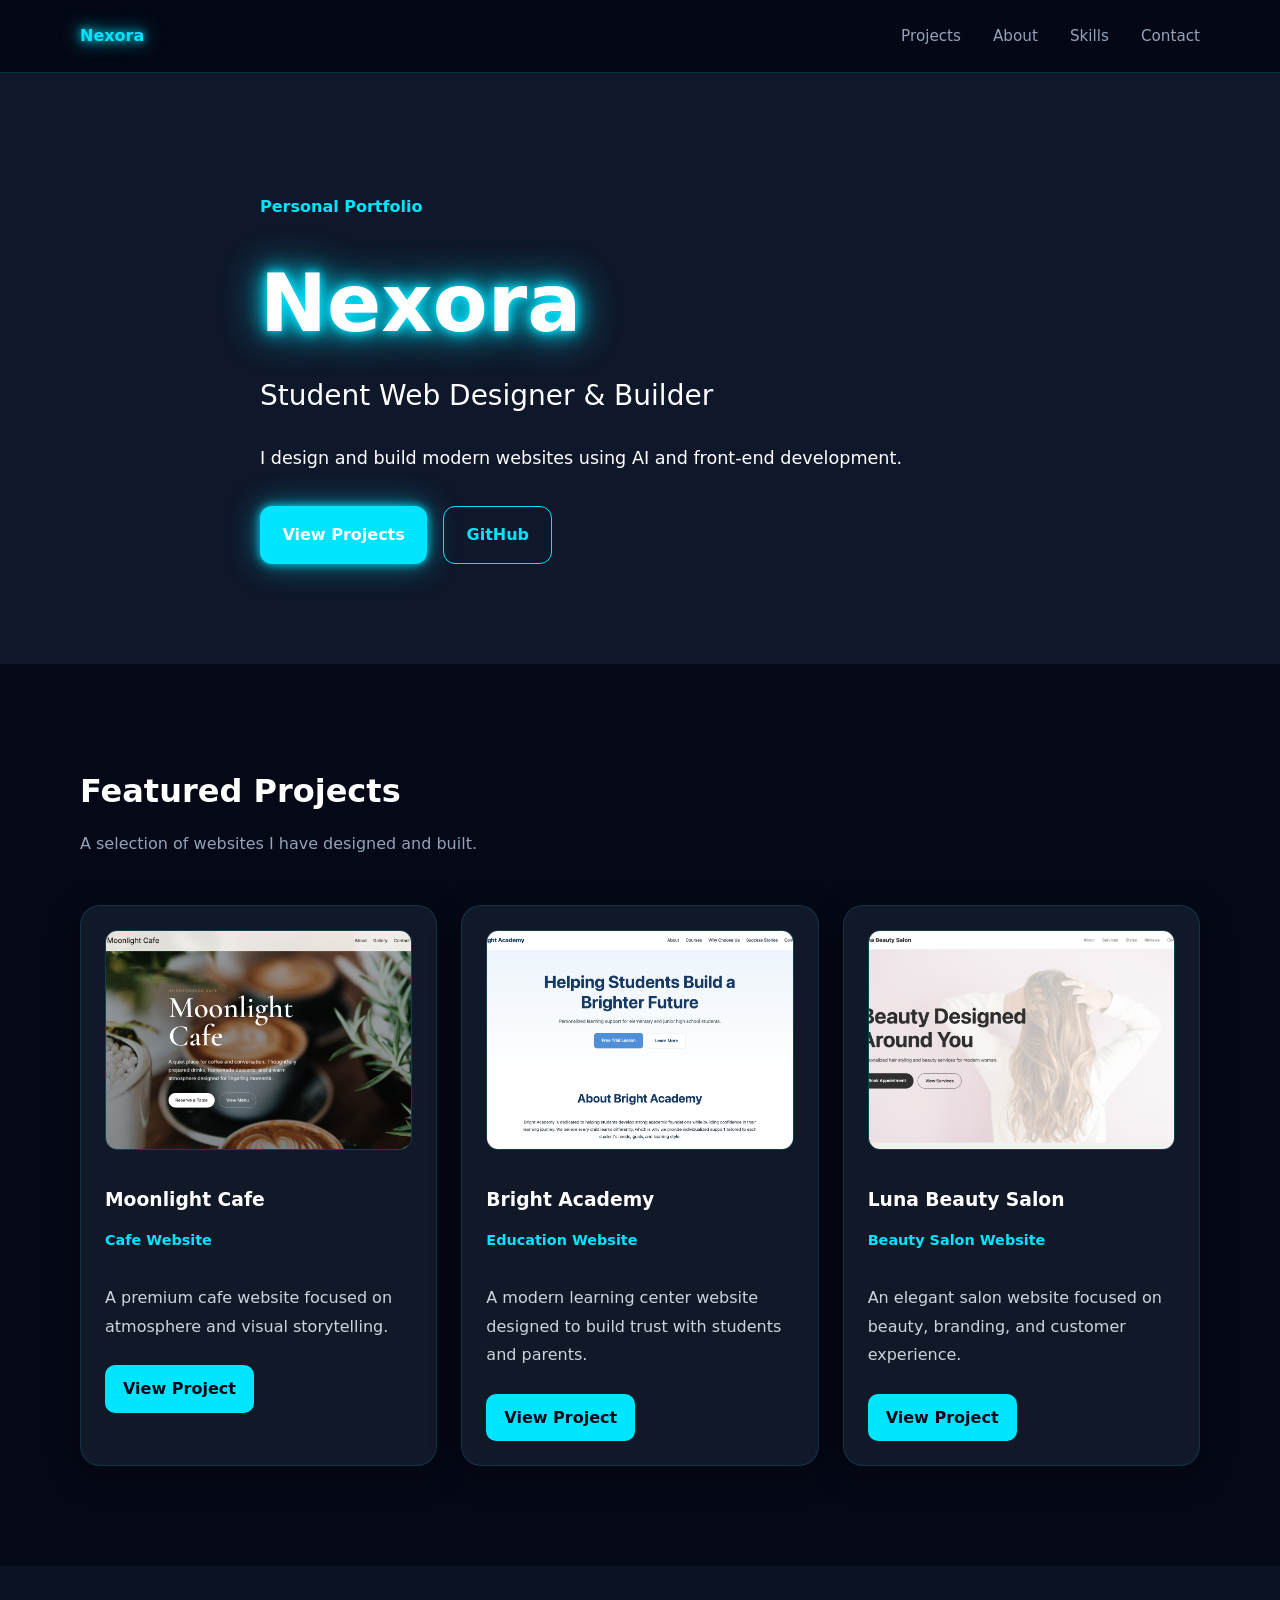
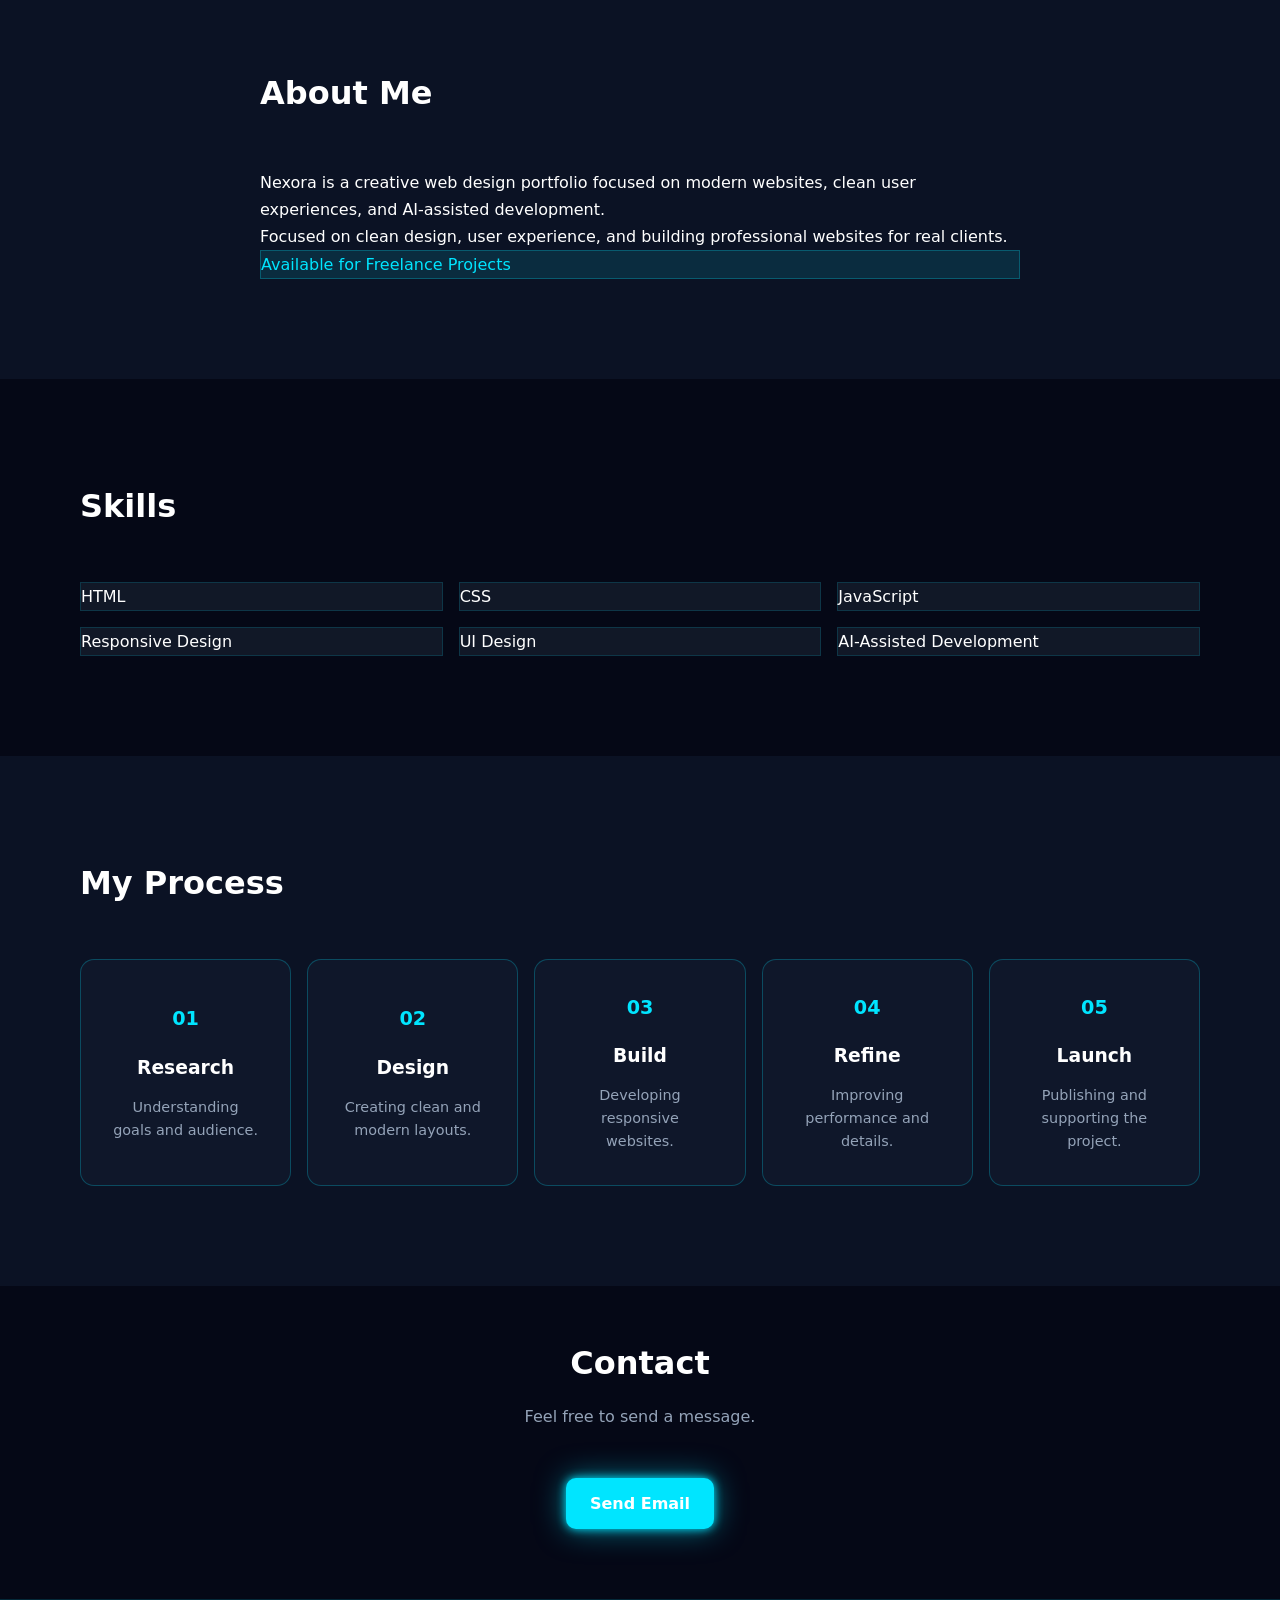
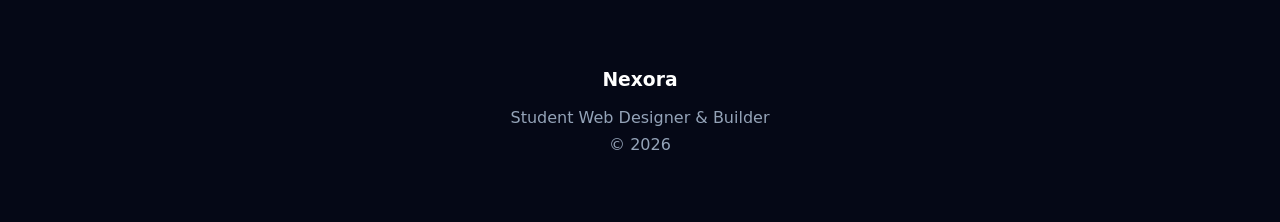
<file: index.html>
<!DOCTYPE html>
<html lang="en">
<head>
  <meta charset="UTF-8" />
  <meta name="viewport" content="width=device-width, initial-scale=1.0" />
  <meta name="description" content="Nexora - Student Web Designer & Builder Portfolio" />
  <title>Nexora | Portfolio</title>
  <link rel="stylesheet" href="style.css" />
  <link rel="icon" type="image/png" href="./images/favicon.png">
</head>
<body>

  <header class="site-header">
    <div class="container">
      <div class="logo">Nexora</div>

      <nav aria-label="Main Navigation">
        <ul class="nav-links">
          <li><a href="#projects">Projects</a></li>
          <li><a href="#about">About</a></li>
          <li><a href="#skills">Skills</a></li>
          <li><a href="#contact">Contact</a></li>
        </ul>
      </nav>
    </div>
  </header>

  <main>

    <!-- Hero -->
    <section class="hero">
      <div class="container hero-content">
        <p class="eyebrow">Personal Portfolio</p>

       <h1>Nexora</h1>

        <h2>Student Web Designer & Builder</h2>

        <p class="hero-description">
          I design and build modern websites using AI and front-end development.
        </p>

       <div class="hero-buttons">
       <a href="#projects" class="btn btn-primary">
       View Projects
       </a>

      <a href="https://github.com/nexora638"
        target="_blank"
        class="btn btn-secondary">
        GitHub
        </a>
      </div>
      </div>
    </section>

    <!-- Projects -->
    <section id="projects" class="section">
      <div class="container">

        <div class="section-header">
          <h2>Featured Projects</h2>
          <p>A selection of websites I have designed and built.</p>
        </div>

        <div class="projects-grid">

          <article class="project-card">

            <img
             src="images/moonlight-cafe.png"
             alt="Moonlight Cafe Website"
             class="project-image"
            >
            <h3>Moonlight Cafe</h3>
            <span class="project-category">Cafe Website</span>

            <p>
              A premium cafe website focused on atmosphere and visual storytelling.
            </p>

            <a href="Moonlight cafe.html" class="project-link">View Project</a>
          </article>

          <article class="project-card">

            <img
             src="images/bright-academy.png"
             alt="Bright academy  Website"
             class="project-image"
            >
            <h3>Bright Academy</h3>
            <span class="project-category">Education Website</span>

            <p>
              A modern learning center website designed to build trust with students and parents.
            </p>

            <a href="Bright academy.html"class="project-link">View Project</a>
          </article>

          <article class="project-card">

            <img
             src="images/luna-salon.png"
            alt="Luna salon Website"
            class="project-image"
            >
            <h3>Luna Beauty Salon</h3>
            <span class="project-category">Beauty Salon Website</span>

            <p>
              An elegant salon website focused on beauty, branding, and customer experience.
            </p>

            <a href="Luna salon.html" class="project-link">View Project</a>
          </article>

        </div>

      </div>
    </section>

    <!-- About -->
    <section id="about" class="section section-light">
      <div class="container narrow">

        <div class="section-header">
          <h2>About Me</h2>
        </div>

       <p>
       Nexora is a creative web design portfolio focused on
      modern websites, clean user experiences, and AI-assisted development.   
      </p>

      <p>
      Focused on clean design, user experience,
      and building professional websites for real clients.
     </p>

      <div class="availability">
      Available for Freelance Projects
      </div>

      </div>

    </section>

    <!-- Skills -->
    <section id="skills" class="section">
      <div class="container">

        <div class="section-header">
          <h2>Skills</h2>
        </div>

        <div class="skills-grid">

          <div class="skill-card">HTML</div>
          <div class="skill-card">CSS</div>
          <div class="skill-card">JavaScript</div>
          <div class="skill-card">Responsive Design</div>
          <div class="skill-card">UI Design</div>
          <div class="skill-card">AI-Assisted Development</div>

        </div>

      </div>
    </section>

    <!-- Process -->
    <section class="section section-light">
      <div class="container">

        <div class="section-header">
          <h2>My Process</h2>
        </div>

        <div class="process-grid">

          <div class="process-item">
           <span>01</span>
           <h3>Research</h3>
           <p>Understanding goals and audience.</p>
          </div>

          <div class="process-item">
           <span>02</span>
           <h3>Design</h3>
           <p>Creating clean and modern layouts.</p>
          </div>

          <div class="process-item">
           <span>03</span>
           <h3>Build</h3>
           <p>Developing responsive websites.</p>
          </div>

          <div class="process-item">
           <span>04</span>
           <h3>Refine</h3>
           <p>Improving performance and details.</p>
          </div>

          <div class="process-item">
           <span>05</span>
           <h3>Launch</h3>
           <p>Publishing and supporting the project.</p>
          </div>
        </div>

      </div>
    </section>

    <!-- Contact -->
    <section id="contact" class="section">
      <div class="container narrow">

        <div class="section-header">
          <h2>Contact</h2>
          <p>Feel free to send a message.</p>
        </div>

       <div class="contact-links">

       <a href="mailto:ryutamuhammad@gmail.com"
        class="btn btn-primary">
        Send Email
       </a>

</div>
      </div>
    </section>

  </main>

  <footer class="footer">
    <div class="container">
      <h3>Nexora</h3>
      <p>Student Web Designer & Builder</p>
      <p>© 2026</p>
    </div>
  </footer>

  <script src="script.js"></script>


</body>
</html>
</file>
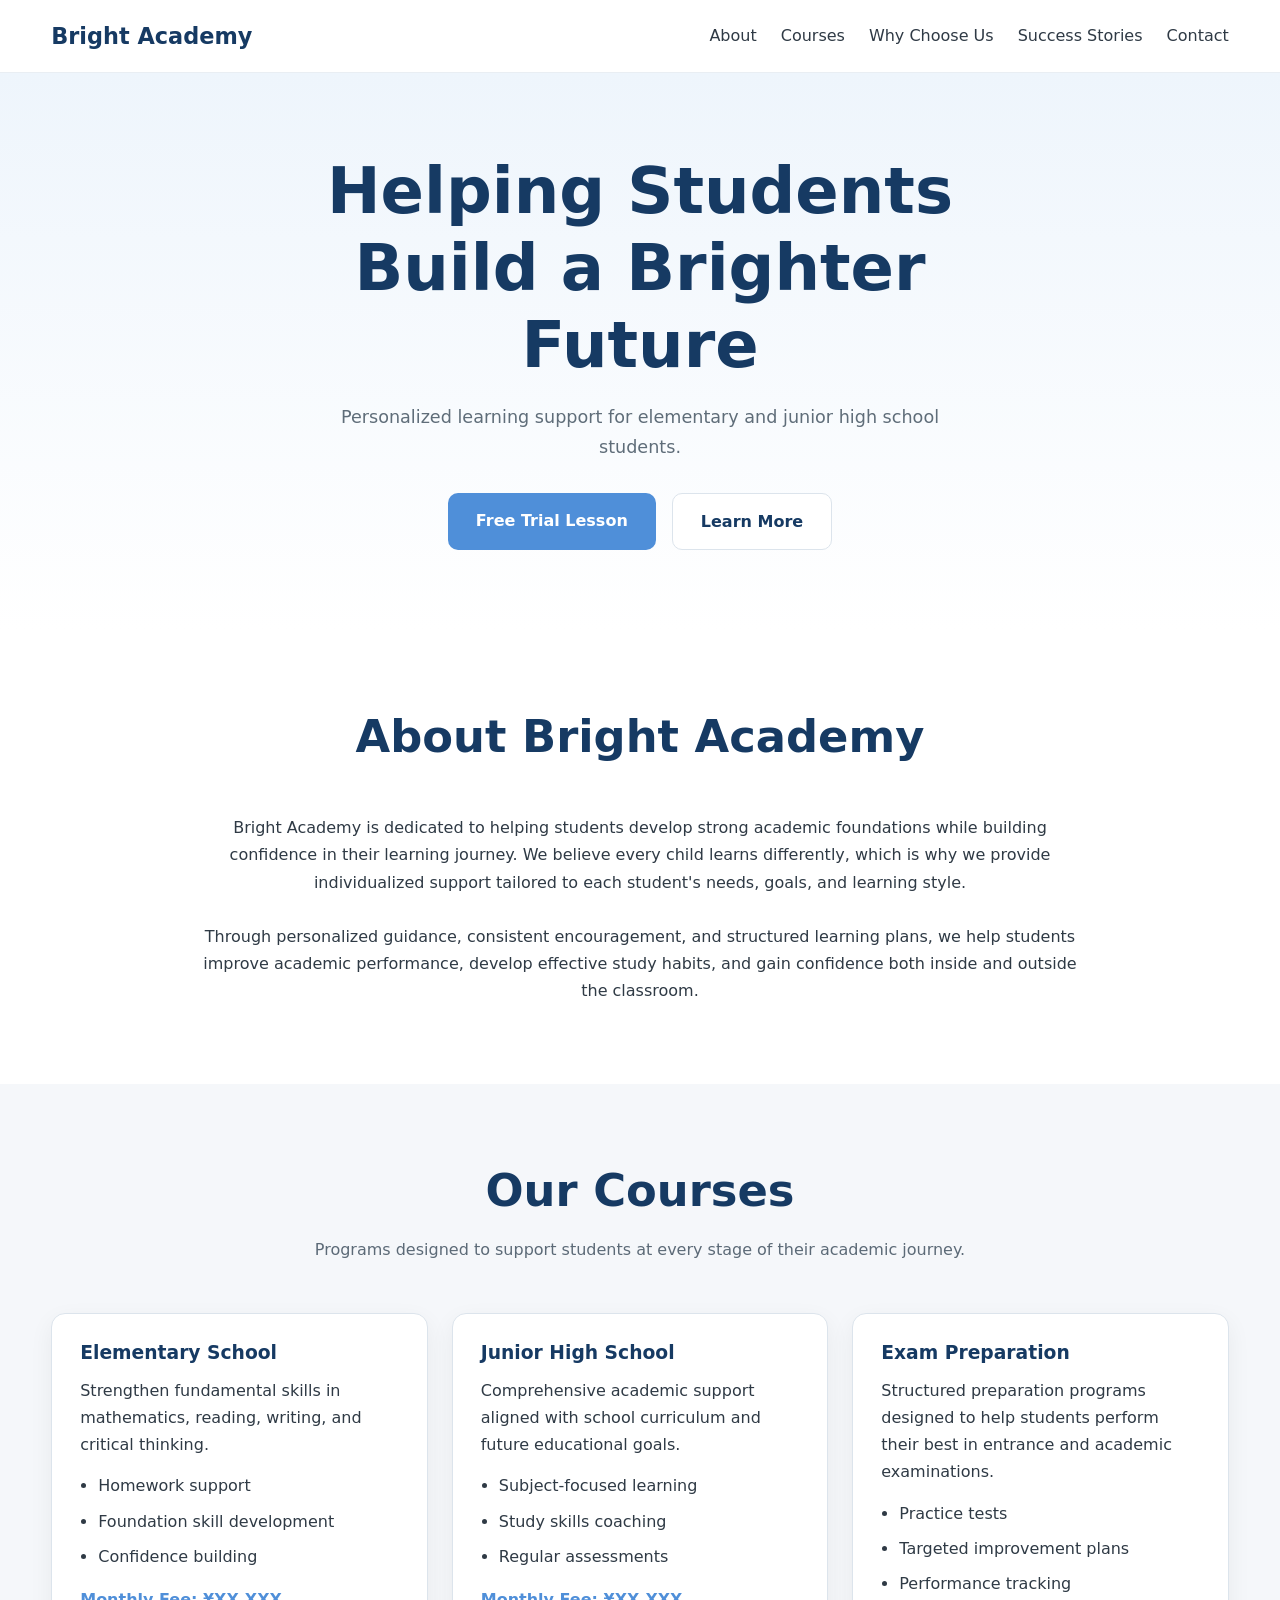
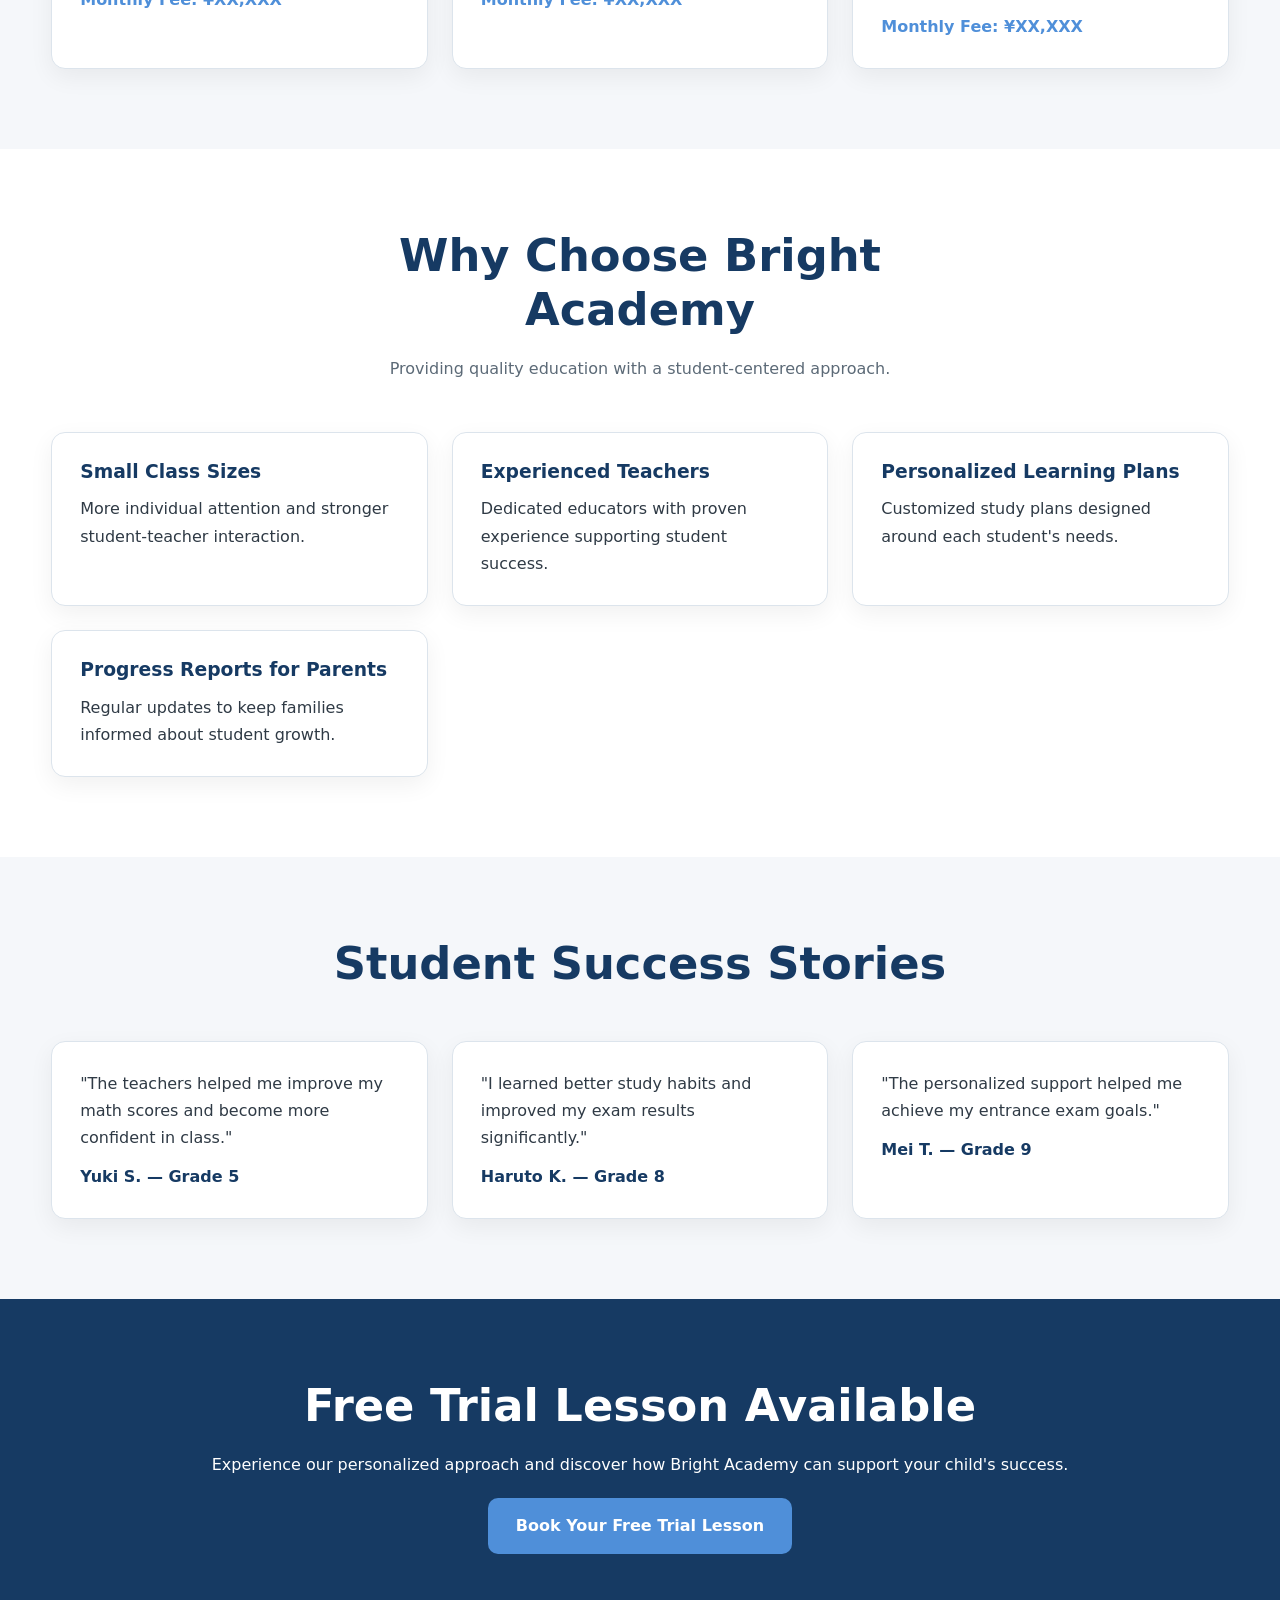
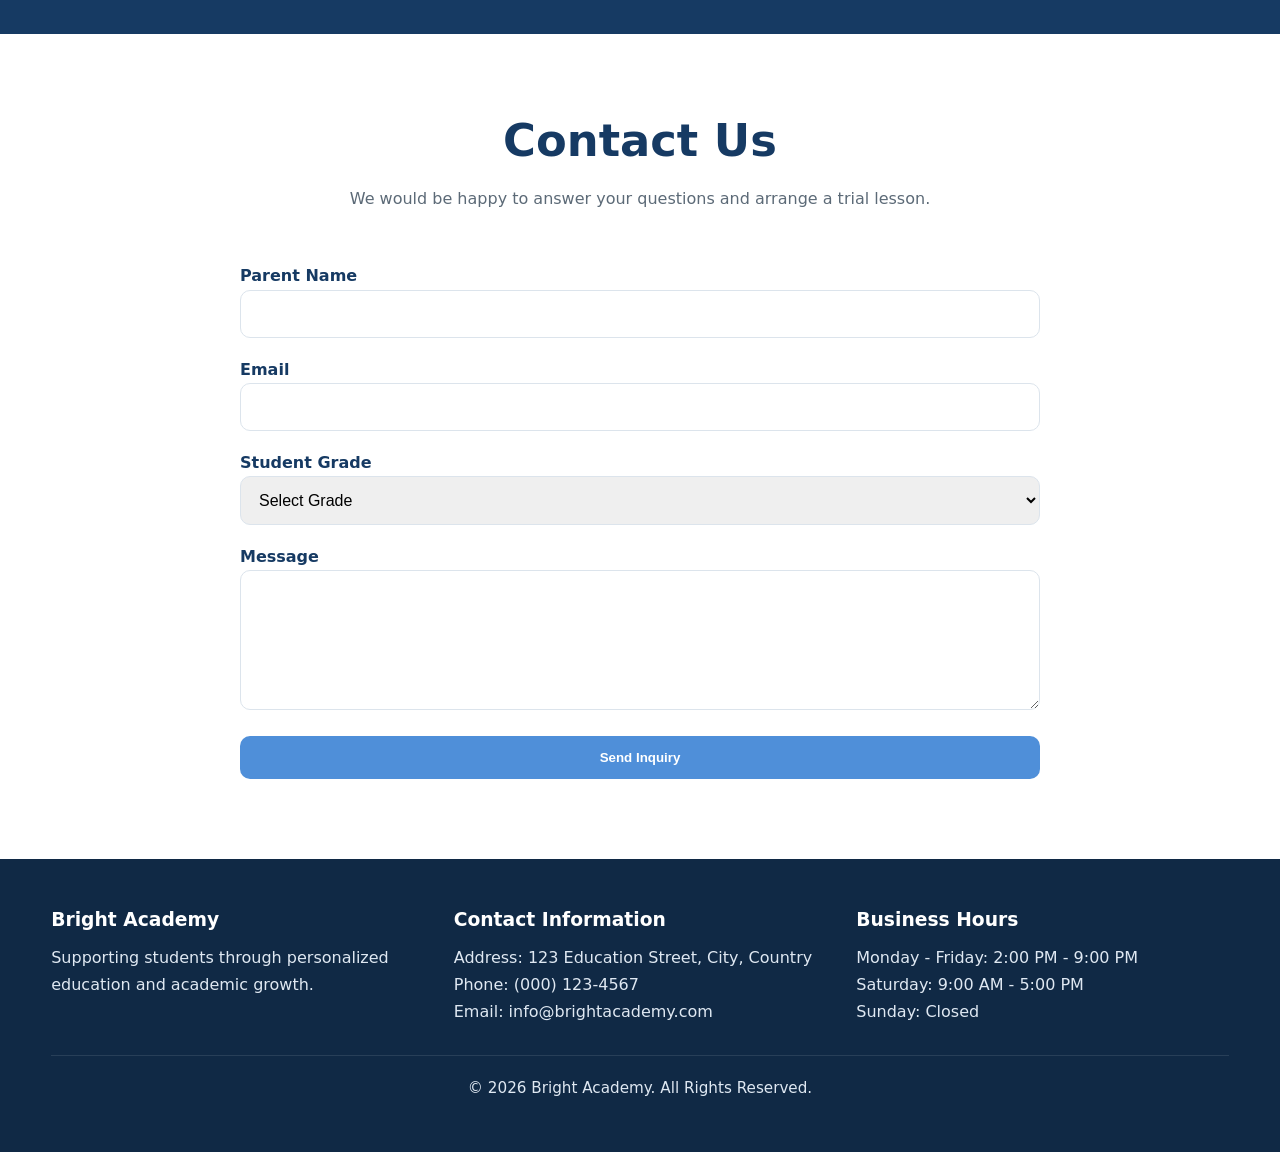
<file: Bright academy.html>
<!DOCTYPE html>
<html lang="en">
<head>
<meta charset="UTF-8">
<meta name="viewport" content="width=device-width, initial-scale=1.0">
<meta name="description" content="Bright Academy - Personalized learning support for elementary and junior high school students.">
<title>Bright Academy | Learning Center</title>

<style>
:root{
    --navy:#163a63;
    --blue:#4f8fd9;
    --light-blue:#eef5fc;
    --gray:#f5f7fa;
    --text:#2f3a45;
    --border:#dce4ec;
    --white:#ffffff;
    --shadow:0 8px 24px rgba(0,0,0,0.06);
    --radius:14px;
    --container:1200px;
}

*{
    margin:0;
    padding:0;
    box-sizing:border-box;
}

html{
    scroll-behavior:smooth;
}

body{
    font-family:system-ui,-apple-system,BlinkMacSystemFont,"Segoe UI",sans-serif;
    color:var(--text);
    background:var(--white);
    line-height:1.7;
}

img{
    max-width:100%;
}

.container{
    width:min(92%, var(--container));
    margin:auto;
}

section{
    padding:80px 0;
}

h1,h2,h3{
    line-height:1.2;
    color:var(--navy);
}

h1{
    font-size:clamp(2.4rem,5vw,4rem);
}

h2{
    font-size:clamp(2rem,4vw,2.8rem);
    margin-bottom:18px;
}

.section-header{
    text-align:center;
    max-width:720px;
    margin:0 auto 50px;
}

.section-header p{
    color:#5c6a77;
}

.btn{
    display:inline-block;
    text-decoration:none;
    padding:14px 28px;
    border-radius:10px;
    font-weight:600;
    transition:0.2s ease;
    cursor:pointer;
    border:none;
}

.btn-primary{
    background:var(--blue);
    color:white;
}

.btn-primary:hover,
.btn-primary:focus{
    background:#3f7dc5;
}

.btn-secondary{
    background:white;
    color:var(--navy);
    border:1px solid var(--border);
}

.btn-secondary:hover,
.btn-secondary:focus{
    background:var(--gray);
}

header{
    background:white;
    border-bottom:1px solid #e9eef3;
    position:sticky;
    top:0;
    z-index:100;
}

.navbar{
    display:flex;
    justify-content:space-between;
    align-items:center;
    min-height:72px;
}

.logo{
    font-size:1.4rem;
    font-weight:700;
    color:var(--navy);
    text-decoration:none;
}

.nav-links{
    display:flex;
    gap:24px;
    list-style:none;
}

.nav-links a{
    text-decoration:none;
    color:var(--text);
    font-weight:500;
}

.nav-links a:hover{
    color:var(--blue);
}

.menu-toggle{
    display:none;
    background:none;
    border:none;
    font-size:1.6rem;
    cursor:pointer;
}

.hero{
    background:linear-gradient(to bottom, var(--light-blue), white);
}

.hero-content{
    max-width:760px;
    text-align:center;
    margin:auto;
}

.hero p{
    margin:20px auto 30px;
    max-width:650px;
    font-size:1.1rem;
    color:#5f6d79;
}

.hero-buttons{
    display:flex;
    justify-content:center;
    gap:16px;
    flex-wrap:wrap;
}

.about{
    background:white;
}

.about-content{
    max-width:900px;
    margin:auto;
    text-align:center;
}

.cards-grid{
    display:grid;
    grid-template-columns:repeat(auto-fit,minmax(280px,1fr));
    gap:24px;
}

.card{
    background:white;
    border:1px solid var(--border);
    border-radius:var(--radius);
    padding:28px;
    box-shadow:var(--shadow);
}

.card h3{
    margin-bottom:12px;
}

.card ul{
    margin-top:14px;
    padding-left:18px;
}

.card li{
    margin-bottom:8px;
}

.courses{
    background:var(--gray);
}

.course-fee{
    margin-top:16px;
    font-weight:700;
    color:var(--blue);
}

.features{
    background:white;
}

.testimonials{
    background:var(--gray);
}

.testimonial-name{
    font-weight:700;
    color:var(--navy);
    margin-top:12px;
}

.cta-section{
    background:var(--navy);
    color:white;
    text-align:center;
}

.cta-section h2,
.cta-section p{
    color:white;
}

.cta-section .btn{
    margin-top:20px;
}

.contact{
    background:white;
}

.contact-wrapper{
    max-width:800px;
    margin:auto;
}

form{
    display:grid;
    gap:18px;
}

label{
    font-weight:600;
    color:var(--navy);
}

input,
select,
textarea{
    width:100%;
    padding:14px;
    border:1px solid var(--border);
    border-radius:10px;
    font-size:1rem;
}

input:focus,
select:focus,
textarea:focus{
    outline:2px solid rgba(79,143,217,.2);
    border-color:var(--blue);
}

textarea{
    min-height:140px;
    resize:vertical;
}

footer{
    background:#102945;
    color:#dfe8f2;
    padding:50px 0;
}

.footer-grid{
    display:grid;
    grid-template-columns:repeat(auto-fit,minmax(250px,1fr));
    gap:30px;
}

.footer-grid h3{
    color:white;
    margin-bottom:12px;
}

.footer-bottom{
    margin-top:30px;
    padding-top:20px;
    border-top:1px solid rgba(255,255,255,.1);
    text-align:center;
    font-size:.95rem;
}

@media (max-width:768px){

    .menu-toggle{
        display:block;
    }

    .nav-links{
        position:absolute;
        top:72px;
        left:0;
        width:100%;
        background:white;
        flex-direction:column;
        padding:20px;
        border-bottom:1px solid #e8edf2;
        display:none;
    }

    .nav-links.active{
        display:flex;
    }

    section{
        padding:60px 0;
    }
}
</style>
</head>
<body>

<header>
    <div class="container navbar">
        <a href="#" class="logo">Bright Academy</a>

        <button class="menu-toggle" aria-label="Open navigation menu">
            ☰
        </button>

        <ul class="nav-links">
            <li><a href="#about">About</a></li>
            <li><a href="#courses">Courses</a></li>
            <li><a href="#why-us">Why Choose Us</a></li>
            <li><a href="#testimonials">Success Stories</a></li>
            <li><a href="#contact">Contact</a></li>
        </ul>
    </div>
</header>

<main>

<section class="hero">
    <div class="container">
        <div class="hero-content">
            <h1>Helping Students Build a Brighter Future</h1>
            <p>
                Personalized learning support for elementary and junior high school students.
            </p>

            <div class="hero-buttons">
                <a href="#contact" class="btn btn-primary">Free Trial Lesson</a>
                <a href="#about" class="btn btn-secondary">Learn More</a>
            </div>
        </div>
    </div>
</section>

<section id="about" class="about">
    <div class="container">
        <div class="section-header">
            <h2>About Bright Academy</h2>
        </div>

        <div class="about-content">
            <p>
                Bright Academy is dedicated to helping students develop strong academic
                foundations while building confidence in their learning journey.
                We believe every child learns differently, which is why we provide
                individualized support tailored to each student's needs, goals,
                and learning style.
            </p>
            <br>
            <p>
                Through personalized guidance, consistent encouragement, and
                structured learning plans, we help students improve academic
                performance, develop effective study habits, and gain confidence
                both inside and outside the classroom.
            </p>
        </div>
    </div>
</section>

<section id="courses" class="courses">
    <div class="container">

        <div class="section-header">
            <h2>Our Courses</h2>
            <p>Programs designed to support students at every stage of their academic journey.</p>
        </div>

        <div class="cards-grid">

            <article class="card">
                <h3>Elementary School</h3>
                <p>
                    Strengthen fundamental skills in mathematics, reading, writing,
                    and critical thinking.
                </p>

                <ul>
                    <li>Homework support</li>
                    <li>Foundation skill development</li>
                    <li>Confidence building</li>
                </ul>

                <div class="course-fee">
                    Monthly Fee: ¥XX,XXX
                </div>
            </article>

            <article class="card">
                <h3>Junior High School</h3>
                <p>
                    Comprehensive academic support aligned with school curriculum
                    and future educational goals.
                </p>

                <ul>
                    <li>Subject-focused learning</li>
                    <li>Study skills coaching</li>
                    <li>Regular assessments</li>
                </ul>

                <div class="course-fee">
                    Monthly Fee: ¥XX,XXX
                </div>
            </article>

            <article class="card">
                <h3>Exam Preparation</h3>
                <p>
                    Structured preparation programs designed to help students
                    perform their best in entrance and academic examinations.
                </p>

                <ul>
                    <li>Practice tests</li>
                    <li>Targeted improvement plans</li>
                    <li>Performance tracking</li>
                </ul>

                <div class="course-fee">
                    Monthly Fee: ¥XX,XXX
                </div>
            </article>

        </div>
    </div>
</section>

<section id="why-us" class="features">
    <div class="container">

        <div class="section-header">
            <h2>Why Choose Bright Academy</h2>
            <p>Providing quality education with a student-centered approach.</p>
        </div>

        <div class="cards-grid">

            <article class="card">
                <h3>Small Class Sizes</h3>
                <p>
                    More individual attention and stronger student-teacher interaction.
                </p>
            </article>

            <article class="card">
                <h3>Experienced Teachers</h3>
                <p>
                    Dedicated educators with proven experience supporting student success.
                </p>
            </article>

            <article class="card">
                <h3>Personalized Learning Plans</h3>
                <p>
                    Customized study plans designed around each student's needs.
                </p>
            </article>

            <article class="card">
                <h3>Progress Reports for Parents</h3>
                <p>
                    Regular updates to keep families informed about student growth.
                </p>
            </article>

        </div>
    </div>
</section>

<section id="testimonials" class="testimonials">
    <div class="container">

        <div class="section-header">
            <h2>Student Success Stories</h2>
        </div>

        <div class="cards-grid">

            <article class="card">
                <p>
                    "The teachers helped me improve my math scores and become more confident in class."
                </p>
                <div class="testimonial-name">
                    Yuki S. — Grade 5
                </div>
            </article>

            <article class="card">
                <p>
                    "I learned better study habits and improved my exam results significantly."
                </p>
                <div class="testimonial-name">
                    Haruto K. — Grade 8
                </div>
            </article>

            <article class="card">
                <p>
                    "The personalized support helped me achieve my entrance exam goals."
                </p>
                <div class="testimonial-name">
                    Mei T. — Grade 9
                </div>
            </article>

        </div>
    </div>
</section>

<section class="cta-section">
    <div class="container">
        <h2>Free Trial Lesson Available</h2>
        <p>
            Experience our personalized approach and discover how Bright Academy can support your child's success.
        </p>

        <a href="#contact" class="btn btn-primary">
            Book Your Free Trial Lesson
        </a>
    </div>
</section>

<section id="contact" class="contact">
    <div class="container">

        <div class="section-header">
            <h2>Contact Us</h2>
            <p>We would be happy to answer your questions and arrange a trial lesson.</p>
        </div>

        <div class="contact-wrapper">
            <form id="contactForm">

                <div>
                    <label for="parentName">Parent Name</label>
                    <input
                        type="text"
                        id="parentName"
                        name="parentName"
                        required
                    >
                </div>

                <div>
                    <label for="email">Email</label>
                    <input
                        type="email"
                        id="email"
                        name="email"
                        required
                    >
                </div>

                <div>
                    <label for="grade">Student Grade</label>
                    <select id="grade" name="grade" required>
                        <option value="">Select Grade</option>
                        <option>Grade 1</option>
                        <option>Grade 2</option>
                        <option>Grade 3</option>
                        <option>Grade 4</option>
                        <option>Grade 5</option>
                        <option>Grade 6</option>
                        <option>Grade 7</option>
                        <option>Grade 8</option>
                        <option>Grade 9</option>
                    </select>
                </div>

                <div>
                    <label for="message">Message</label>
                    <textarea
                        id="message"
                        name="message"
                        required
                    ></textarea>
                </div>

                <button type="submit" class="btn btn-primary">
                    Send Inquiry
                </button>

            </form>
        </div>

    </div>
</section>

</main>

<footer>
    <div class="container">

        <div class="footer-grid">

            <div>
                <h3>Bright Academy</h3>
                <p>
                    Supporting students through personalized education and academic growth.
                </p>
            </div>

            <div>
                <h3>Contact Information</h3>
                <p>Address: 123 Education Street, City, Country</p>
                <p>Phone: (000) 123-4567</p>
                <p>Email: info@brightacademy.com</p>
            </div>

            <div>
                <h3>Business Hours</h3>
                <p>Monday - Friday: 2:00 PM - 9:00 PM</p>
                <p>Saturday: 9:00 AM - 5:00 PM</p>
                <p>Sunday: Closed</p>
            </div>

        </div>

        <div class="footer-bottom">
            © 2026 Bright Academy. All Rights Reserved.
        </div>

    </div>
</footer>

<script>
const menuToggle = document.querySelector('.menu-toggle');
const navLinks = document.querySelector('.nav-links');

menuToggle.addEventListener('click', () => {
    navLinks.classList.toggle('active');
});

document.getElementById('contactForm').addEventListener('submit', function(e){
    e.preventDefault();
    alert('Thank you for your inquiry. We will contact you soon.');
    this.reset();
});
</script>

</body>
</html>
</file>
<file: style.css>
:root {

  --background: #050816;

  --surface: #0b1224;

  --text: #ffffff;

  --muted: #94a3b8;

  --border: rgba(0, 229, 255, 0.2);

  --accent: #00e5ff;

  --accent-hover: #00c4db;

  --radius: 16px;

  --shadow: 0 0 25px rgba(0, 229, 255, 0.15);

  --container: 1120px;

}

*{
  margin:0;
  padding:0;
  box-sizing:border-box;
}

html{
  scroll-behavior:smooth;
}

body{
  font-family:
  Inter,
  system-ui,
  -apple-system,
  BlinkMacSystemFont,
  sans-serif;
  background:var(--background);
  color:var(--text);
  line-height:1.7;
}

img{
  max-width:100%;
}

a{
  text-decoration:none;
}

.container{
  width:min(92%, var(--container));
  margin:auto;
}

.narrow{
  max-width:760px;
}

.site-header{

  position:sticky;

  top:0;

  background:rgba(5,8,22,.95);

  backdrop-filter:blur(12px);

  border-bottom:1px solid rgba(0,229,255,.2);

  z-index:100;

}

.site-header .container{
  display:flex;
  justify-content:space-between;
  align-items:center;
  min-height:72px;
}

.logo{

  font-weight:700;

  font-size:1rem;

  color:#00e5ff;

  text-shadow:
  0 0 8px #00e5ff,
  0 0 20px #00e5ff;

}

.nav-links{
  display:flex;
  gap:2rem;
  list-style:none;
}

.nav-links a{
  color:var(--muted);
  font-size:.95rem;
}

.nav-links a:hover{
  color:var(--text);
}

.hero{
  padding:120px 0 100px;
}

.hero{
  padding:120px 0 100px;
  background:#0f172a;
}

.hero-content{
  max-width:760px;
}

.eyebrow{
  color:var(--accent);
  font-weight:600;
  margin-bottom:1rem;
}

.hero h1{

  color:#ffffff;

  font-size:clamp(3rem,7vw,5rem);

  text-shadow:
  0 0 10px #00e5ff,
  0 0 20px #00e5ff,
  0 0 40px #00e5ff;

}

.hero h2{
  color:#ffffff;
  font-size:clamp(1.25rem,3vw,1.75rem);
  font-weight:500;
  margin-bottom:1.5rem;
}

.hero-description{
  color:#ffffff;
  max-width:650px;
  font-size:1.1rem;
}

.hero-buttons{
  display:flex;
  flex-wrap:wrap;
  gap:1rem;
  margin-top:2rem;
}

.btn{
  display:inline-flex;
  align-items:center;
  justify-content:center;
  padding:.9rem 1.4rem;
  border-radius:12px;
  font-weight:600;
  transition:.2s ease;
}

.btn-primary{

  background:var(--accent);

  color:white;

  box-shadow:
  0 0 10px #00e5ff,
  0 0 30px rgba(0,229,255,.5);

}

.btn-primary:hover{
  background:var(--accent-hover);
}

.btn-secondary{
  border:1px solid var(--accent);
  color:var(--accent);
  background:transparent;
}

.btn-secondary:hover{
  background:var(--accent);
  color:#050816;
}

.section{
  padding:100px 0;
}

.section-light{
  background:var(--surface);
}

.section-header{
  margin-bottom:3rem;
}

.section-header h2{
  font-size:2rem;
  margin-bottom:.75rem;
}

.section-header p{
  color:var(--muted);
}

.projects-grid{
  display:grid;
  grid-template-columns:repeat(3,1fr);
  gap:1.5rem;
}

.project-card{
  background:#111827;
  border:1px solid rgba(0,229,255,.15);

  padding:24px;

  border-radius:20px;

  transition:.3s;

  box-shadow:
  0 8px 30px rgba(0,0,0,.35);
}

.project-card:hover{

  transform:translateY(-8px);

  border-color:var(--accent);

  box-shadow:
  0 15px 40px rgba(0,229,255,.15);

}
.project-card h3{
  margin-top:10px;
  margin-bottom:10px;
}

.project-card p{
  margin-top:15px;
  margin-bottom:20px;
  line-height:1.8;
}

.project-category{
  display:inline-block;
  color:var(--accent);
  font-size:.9rem;
  font-weight:600;
  margin-bottom:1rem;
}

.project-card p{
  color:#cbd5e1;
  margin-bottom:1.5rem;
}

.project-link{

  display:inline-block;

  padding:10px 18px;

  background:var(--accent);

  color:#050816;

  border-radius:10px;

  font-weight:700;

  margin-top:auto;

  transition:.3s;
}

.project-link:hover{

  transform:translateY(-3px);

  box-shadow:
  0 0 20px rgba(0,229,255,.4);

}

.skills-grid{
  display:grid;
  grid-template-columns:repeat(3,1fr);
  gap:1rem;
}

.skill-card{

  background:#111827;

  border:1px solid rgba(0,229,255,.15);

  color:white;

  transition:.3s;
}

.skill-card:hover{

  transform:translateY(-5px);

  border-color:var(--accent);

}

.process-grid{
  display:grid;
  grid-template-columns:repeat(5,1fr);
  gap:1rem;
}

.process-item{
  background:#0f172a;
   border:1px solid rgba(0,229,255,.25);
  color:white;
  border-radius:14px;

  padding:2rem;

  min-height:160px;

  display:flex;
  flex-direction:column;
  justify-content:center;

  text-align:center;

  transition:all .3s ease;
}

.process-item:hover{
  transform:translateY(-6px);

  border-color:var(--accent);

  box-shadow:
    0 0 15px rgba(0,229,255,.15);

}

.process-item p{
  margin-top:.75rem;
  color:#94a3b8;
  font-size:.9rem;
  line-height:1.6;
}

.process-item span{

  display:inline-block;

  font-size:1.2rem;

  font-weight:700;

  color:var(--accent);

  margin-bottom:1rem;
}

.contact-form{
  display:flex;
  flex-direction:column;
  gap:.75rem;
}

.contact-form label{
  font-weight:600;
}

.contact-form input,
.contact-form textarea{

  background:#111827;
  color:white;

}

.contact-form input:focus,
.contact-form textarea:focus{
  outline:2px solid rgba(37,99,235,.2);
  border-color:var(--accent);
}

.footer{
  border-top:1px solid rgba(0,229,255,.15);
  padding:4rem 0;
  text-align:center;
  background:#050816;
}

.footer h3{
  margin-bottom:.5rem;
}

.footer p{
  color:var(--muted);
}

@media (max-width:900px){

  .projects-grid{
    grid-template-columns:1fr;
  }

  .skills-grid{
    grid-template-columns:repeat(2,1fr);
  }

  .process-grid{
    grid-template-columns:1fr;
  }
}

@media (max-width:768px){

  .site-header .container{
    flex-direction:column;
    padding:1rem 0;
    gap:.75rem;
  }

  .nav-links{
    flex-wrap:wrap;
    justify-content:center;
    gap:1rem;
  }

  .hero{
    padding:80px 0;
  }

  .skills-grid{
    grid-template-columns:1fr;
  }

  .hero-buttons{
    flex-direction:column;
    align-items:stretch;
  }

  .btn{
    width:100%;
  }
}
.project-image{
  width:100%;
  height:220px;
  object-fit:cover;
  border-radius:12px;
  margin-bottom:1rem;
  border:1px solid var(--border);
}
#contact {
  text-align: center;
  padding: 50px 20px 70px;
}

.contact-links a {
  display: inline-block;
  padding: 12px 24px;
  border-radius: 10px;
  text-decoration: none;
  font-weight: 600;
  transition: 0.3s;
}

.contact-links a:hover {
  transform: translateY(-3px);
}
.availability{

  background:rgba(0,229,255,.12);

  color:var(--accent);

  border:1px solid rgba(0,229,255,.25);

}
</file>
